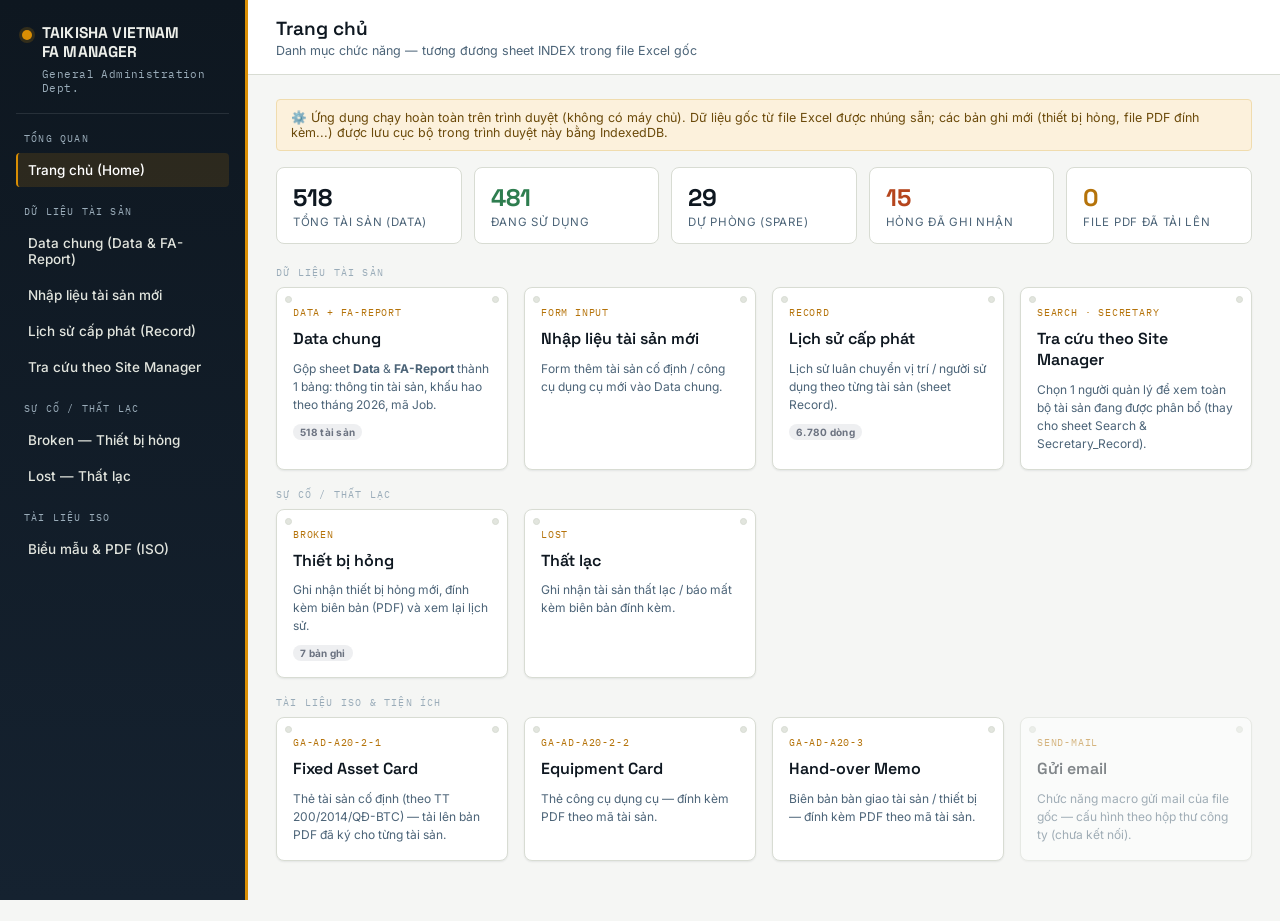
<file: index.html>
<!doctype html>
<html lang="vi">
<head>
<meta charset="utf-8">
<meta name="viewport" content="width=device-width, initial-scale=1">
<title>Trang chủ · TAIKISHA FA Manager</title>
<link rel="stylesheet" href="style.css">
</head>
<body>
<div class="app-shell" id="app-shell"></div>

<script src="master.js"></script>
<script src="broken-seed.js"></script>
<script src="record.js"></script>
<script src="common.js"></script>
<script>
renderShell("home", "Trang chủ", "Danh mục chức năng — tương đương sheet INDEX trong file Excel gốc");

async function boot() {
  const el = document.getElementById("page-content");

  const total = MASTER_DATA.length;
  const inUse = MASTER_DATA.filter(x => (x.status || "").toLowerCase() === "use").length;
  const spare = MASTER_DATA.filter(x => (x.status || "").toLowerCase() === "spare").length;
  const brokenAssets = MASTER_DATA.filter(x => (x.status || "").toLowerCase() === "broken").length;
  const brokenLog = await idbAll("brokenLog");
  const attachments = await idbAll("attachments");

  el.innerHTML = `
    <div class="note-banner">
      ⚙️ Ứng dụng chạy hoàn toàn trên trình duyệt (không có máy chủ). Dữ liệu gốc từ file Excel được nhúng sẵn;
      các bản ghi mới (thiết bị hỏng, file PDF đính kèm...) được lưu cục bộ trong trình duyệt này bằng IndexedDB.
    </div>

    <div class="stat-strip">
      <div class="stat-box"><div class="num">${total}</div><div class="lbl">Tổng tài sản (Data)</div></div>
      <div class="stat-box ok"><div class="num">${inUse}</div><div class="lbl">Đang sử dụng</div></div>
      <div class="stat-box"><div class="num">${spare}</div><div class="lbl">Dự phòng (Spare)</div></div>
      <div class="stat-box warn"><div class="num">${brokenAssets + brokenLog.length + BROKEN_SEED.length}</div><div class="lbl">Hỏng đã ghi nhận</div></div>
      <div class="stat-box accent"><div class="num">${attachments.length}</div><div class="lbl">File PDF đã tải lên</div></div>
    </div>

    <div class="nav-group-label" style="margin-left:0">DỮ LIỆU TÀI SẢN</div>
    <div class="tile-grid">
      <a class="tile" href="data.html">
        <span class="tile-code">DATA + FA-REPORT</span>
        <h3>Data chung</h3>
        <p>Gộp sheet <b>Data</b> &amp; <b>FA-Report</b> thành 1 bảng: thông tin tài sản, khấu hao theo tháng 2026, mã Job.</p>
        <span class="tag">${total} tài sản</span>
      </a>
      <a class="tile" href="data.html?new=1">
        <span class="tile-code">FORM INPUT</span>
        <h3>Nhập liệu tài sản mới</h3>
        <p>Form thêm tài sản cố định / công cụ dụng cụ mới vào Data chung.</p>
      </a>
      <a class="tile" href="record.html">
        <span class="tile-code">RECORD</span>
        <h3>Lịch sử cấp phát</h3>
        <p>Lịch sử luân chuyển vị trí / người sử dụng theo từng tài sản (sheet Record).</p>
        <span class="tag">${RECORD_DATA.length.toLocaleString("vi-VN")} dòng</span>
      </a>
      <a class="tile" href="search.html">
        <span class="tile-code">SEARCH · SECRETARY</span>
        <h3>Tra cứu theo Site Manager</h3>
        <p>Chọn 1 người quản lý để xem toàn bộ tài sản đang được phân bổ (thay cho sheet Search &amp; Secretary_Record).</p>
      </a>
    </div>

    <div class="nav-group-label" style="margin-left:0">SỰ CỐ / THẤT LẠC</div>
    <div class="tile-grid">
      <a class="tile" href="broken.html">
        <span class="tile-code">BROKEN</span>
        <h3>Thiết bị hỏng</h3>
        <p>Ghi nhận thiết bị hỏng mới, đính kèm biên bản (PDF) và xem lại lịch sử.</p>
        <span class="tag">${BROKEN_SEED.length + brokenLog.length} bản ghi</span>
      </a>
      <a class="tile" href="lost.html">
        <span class="tile-code">LOST</span>
        <h3>Thất lạc</h3>
        <p>Ghi nhận tài sản thất lạc / báo mất kèm biên bản đính kèm.</p>
      </a>
    </div>

    <div class="nav-group-label" style="margin-left:0">TÀI LIỆU ISO &amp; TIỆN ÍCH</div>
    <div class="tile-grid">
      <a class="tile" href="iso.html">
        <span class="tile-code">GA-AD-A20-2-1</span>
        <h3>Fixed Asset Card</h3>
        <p>Thẻ tài sản cố định (theo TT 200/2014/QĐ-BTC) — tải lên bản PDF đã ký cho từng tài sản.</p>
      </a>
      <a class="tile" href="iso.html">
        <span class="tile-code">GA-AD-A20-2-2</span>
        <h3>Equipment Card</h3>
        <p>Thẻ công cụ dụng cụ — đính kèm PDF theo mã tài sản.</p>
      </a>
      <a class="tile" href="iso.html">
        <span class="tile-code">GA-AD-A20-3</span>
        <h3>Hand-over Memo</h3>
        <p>Biên bản bàn giao tài sản / thiết bị — đính kèm PDF theo mã tài sản.</p>
      </a>
      <a class="tile disabled" href="#">
        <span class="tile-code">SEND-MAIL</span>
        <h3>Gửi email</h3>
        <p>Chức năng macro gửi mail của file gốc — cấu hình theo hộp thư công ty (chưa kết nối).</p>
      </a>
    </div>
  `;
}
boot();
</script>
</body>
</html>
</file>
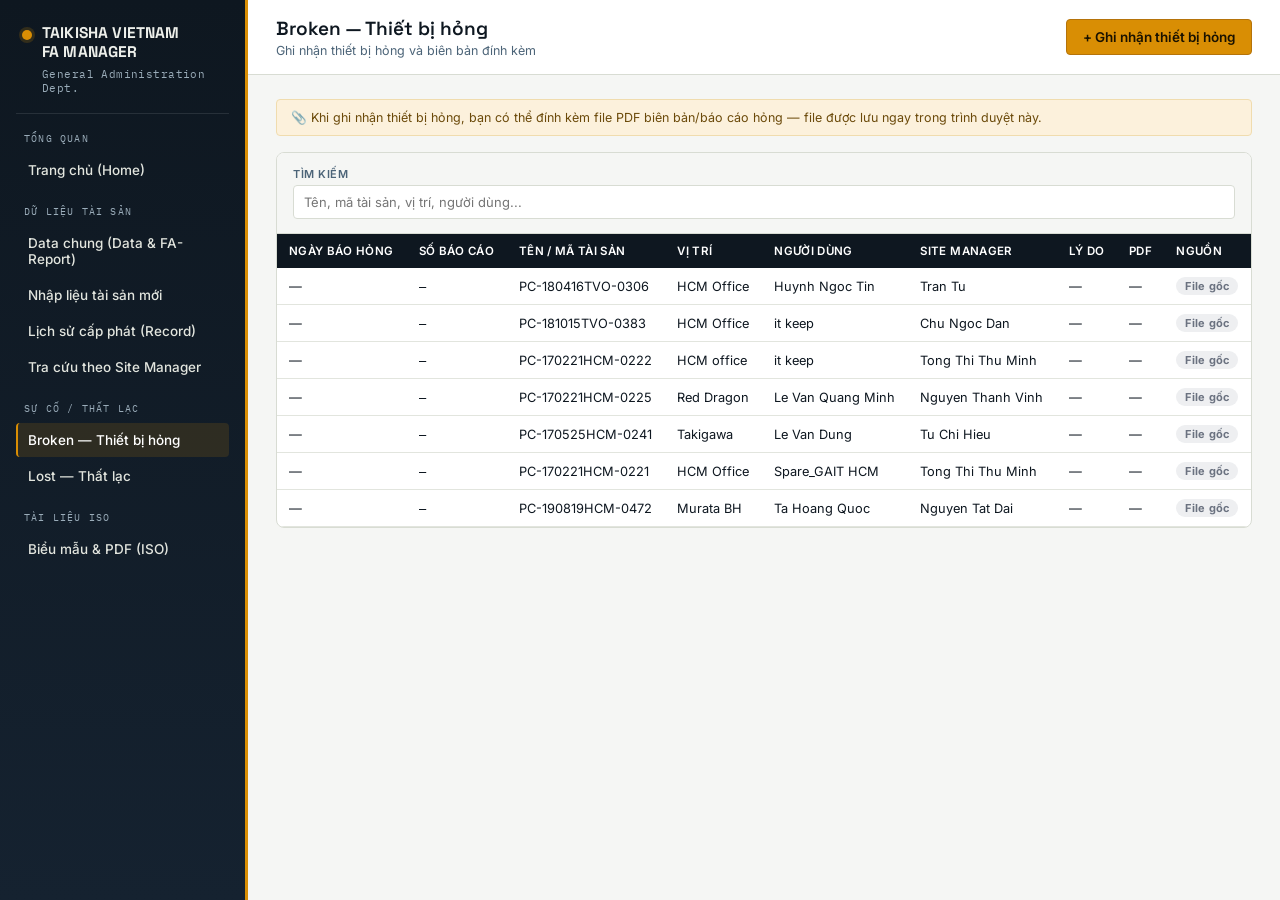
<file: broken.html>
<!doctype html>
<html lang="vi">
<head>
<meta charset="utf-8">
<meta name="viewport" content="width=device-width, initial-scale=1">
<title>Broken · TAIKISHA FA Manager</title>
<link rel="stylesheet" href="style.css">
</head>
<body>
<div class="app-shell" id="app-shell"></div>
<div class="modal-backdrop" id="broken-backdrop"><div class="modal" id="broken-modal"></div></div>

<script src="master.js"></script>
<script src="broken-seed.js"></script>
<script src="common.js"></script>
<script src="broken-page.js"></script>
</body>
</html>
</file>
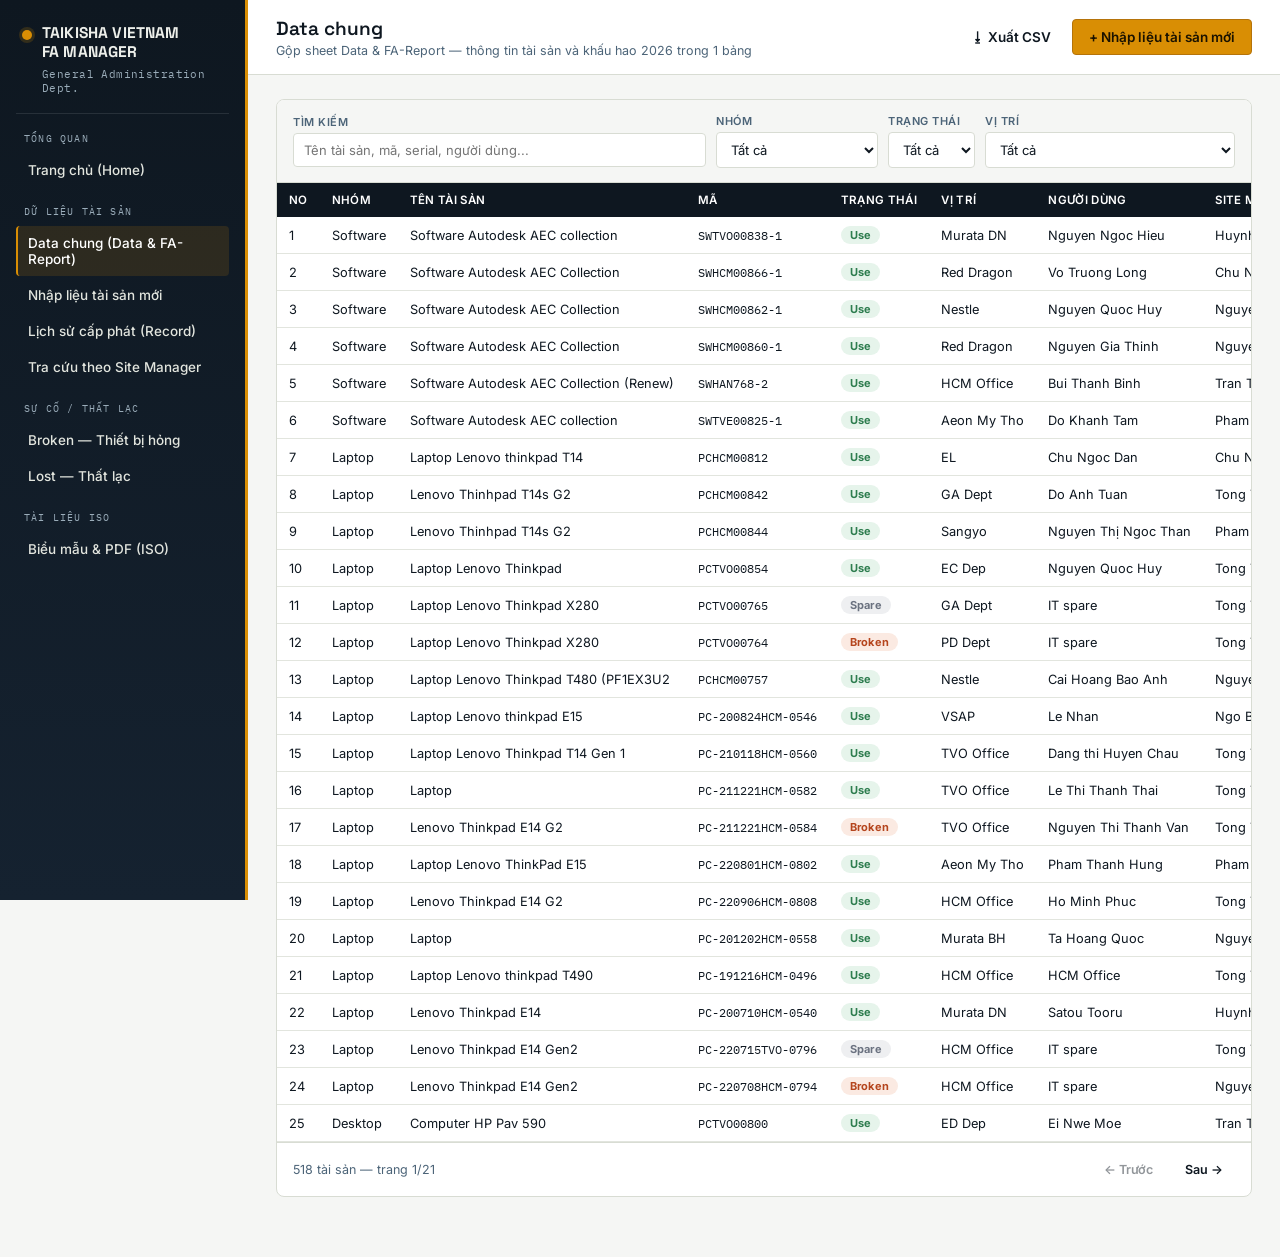
<file: data.html>
<!doctype html>
<html lang="vi">
<head>
<meta charset="utf-8">
<meta name="viewport" content="width=device-width, initial-scale=1">
<title>Data chung · TAIKISHA FA Manager</title>
<link rel="stylesheet" href="style.css">
</head>
<body>
<div class="app-shell" id="app-shell"></div>

<div class="modal-backdrop" id="detail-backdrop">
  <div class="modal" id="detail-modal"></div>
</div>
<div class="modal-backdrop" id="form-backdrop">
  <div class="modal" id="form-modal"></div>
</div>

<script src="master.js"></script>
<script src="common.js"></script>
<script src="data.js"></script>
</body>
</html>
</file>
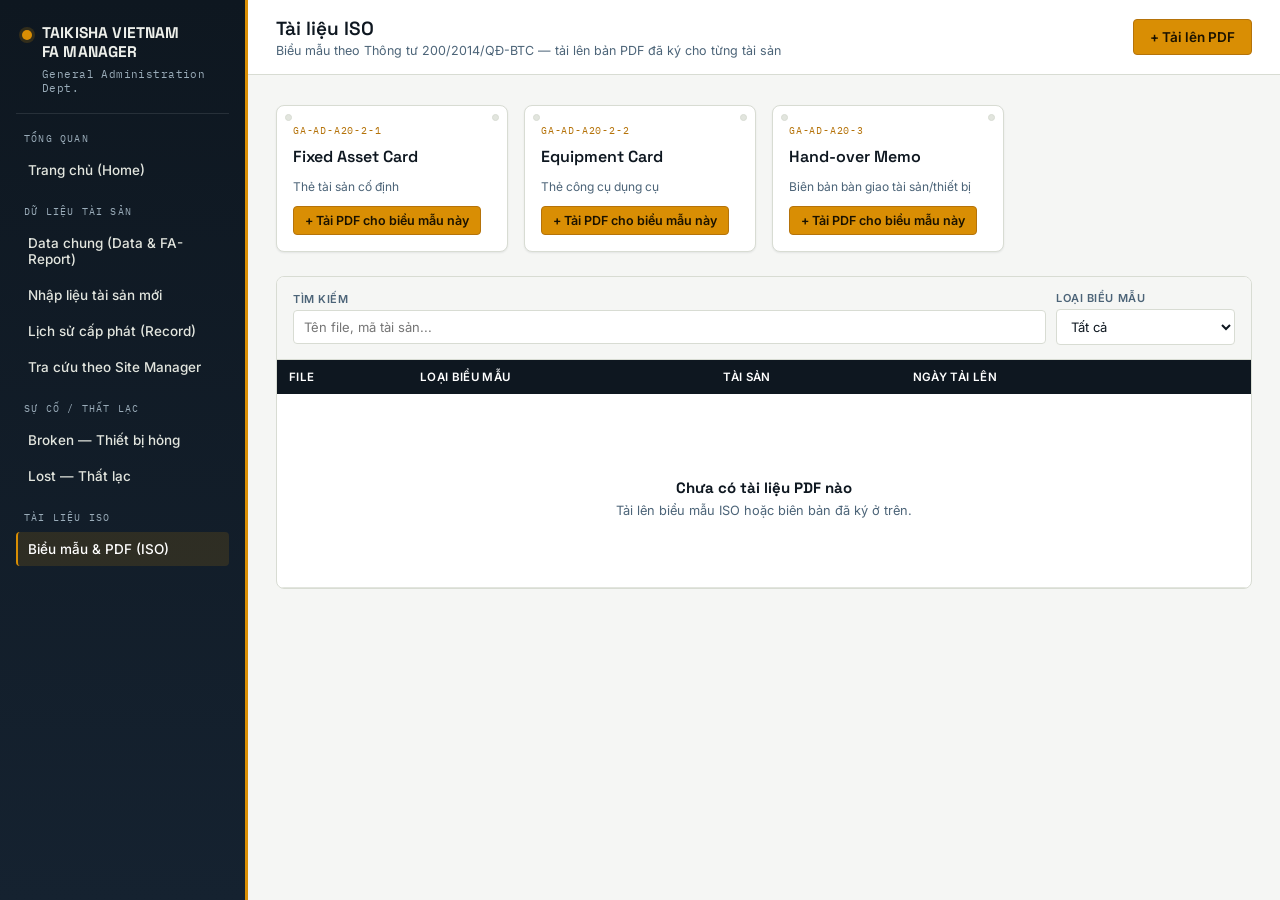
<file: iso.html>
<!doctype html>
<html lang="vi">
<head>
<meta charset="utf-8">
<meta name="viewport" content="width=device-width, initial-scale=1">
<title>Tài liệu ISO · TAIKISHA FA Manager</title>
<link rel="stylesheet" href="style.css">
</head>
<body>
<div class="app-shell" id="app-shell"></div>
<div class="modal-backdrop" id="upload-backdrop"><div class="modal" id="upload-modal"></div></div>

<script src="master.js"></script>
<script src="common.js"></script>
<script>
renderShell("iso", "Tài liệu ISO", "Biểu mẫu theo Thông tư 200/2014/QĐ-BTC — tải lên bản PDF đã ký cho từng tài sản");

const ISO_FORMS = [
  { code: "GA-AD-A20-2-1", name: "Fixed Asset Card", vi: "Thẻ tài sản cố định" },
  { code: "GA-AD-A20-2-2", name: "Equipment Card", vi: "Thẻ công cụ dụng cụ" },
  { code: "GA-AD-A20-3", name: "Hand-over Memo", vi: "Biên bản bàn giao tài sản/thiết bị" },
];

async function boot() {
  document.getElementById("topbar-actions").innerHTML = `<button class="btn btn-primary" id="btn-upload">+ Tải lên PDF</button>`;
  document.getElementById("btn-upload").onclick = () => openUploadForm();

  render();
  await renderLibrary();

  const params = new URLSearchParams(location.search);
  if (params.get("code")) openUploadForm(params.get("code"), params.get("form") || "");
}

function render() {
  document.getElementById("page-content").innerHTML = `
    <div class="tile-grid" style="margin-bottom:24px">
      ${ISO_FORMS.map(f => `
        <div class="tile">
          <span class="tile-code">${f.code}</span>
          <h3>${f.name}</h3>
          <p>${f.vi}</p>
          <button class="btn btn-sm btn-primary" style="align-self:flex-start" onclick="openUploadForm('', '${f.code}')">+ Tải PDF cho biểu mẫu này</button>
        </div>
      `).join("")}
    </div>

    <div class="panel">
      <div class="toolbar">
        <div class="field grow"><label>Tìm kiếm</label><input type="search" id="f-q" placeholder="Tên file, mã tài sản..."></div>
        <div class="field">
          <label>Loại biểu mẫu</label>
          <select id="f-type">
            <option value="">Tất cả</option>
            ${ISO_FORMS.map(f => `<option value="${f.code}">${f.code}</option>`).join("")}
            <option value="Tài liệu chung">Tài liệu chung</option>
            <option value="Biên bản thiết bị hỏng">Biên bản thiết bị hỏng</option>
            <option value="Biên bản thất lạc">Biên bản thất lạc</option>
          </select>
        </div>
      </div>
      <div class="table-wrap">
        <table>
          <thead><tr><th>File</th><th>Loại biểu mẫu</th><th>Tài sản</th><th>Ngày tải lên</th><th></th></tr></thead>
          <tbody id="tbody"></tbody>
        </table>
      </div>
    </div>
  `;
  document.getElementById("f-q").addEventListener("input", renderLibrary);
  document.getElementById("f-type").addEventListener("change", renderLibrary);
}

async function renderLibrary() {
  const q = (document.getElementById("f-q")?.value || "").trim().toLowerCase();
  const type = document.getElementById("f-type")?.value || "";
  const all = await idbAll("attachments");
  const rows = all.filter(it => {
    if (type && it.formType !== type) return false;
    if (q && !([it.fileName, it.assetCode, it.assetName].join(" ").toLowerCase().includes(q))) return false;
    return true;
  }).sort((a, b) => (b.uploadedAt || "").localeCompare(a.uploadedAt || ""));

  const tbody = document.getElementById("tbody");
  if (!tbody) return;
  if (!rows.length) {
    tbody.innerHTML = `<tr><td colspan="5"><div class="empty-state"><h3>Chưa có tài liệu PDF nào</h3>Tải lên biểu mẫu ISO hoặc biên bản đã ký ở trên.</div></td></tr>`;
    return;
  }
  tbody.innerHTML = rows.map(it => `
    <tr>
      <td>📄 ${esc(it.fileName)}</td>
      <td>${esc(it.formType) || "—"}</td>
      <td>${esc(it.assetName) || "—"} ${it.assetCode ? `<span class="mono" style="color:var(--steel-500);font-size:11px">(${esc(it.assetCode)})</span>` : ""}</td>
      <td>${new Date(it.uploadedAt).toLocaleString("vi-VN")}</td>
      <td style="text-align:right">
        <button class="btn btn-sm btn-ghost" data-view="${it.id}">Xem</button>
        <button class="btn btn-sm btn-ghost" data-del="${it.id}">Xóa</button>
      </td>
    </tr>
  `).join("");
  tbody.querySelectorAll("button[data-view]").forEach(b => b.onclick = () => {
    const it = rows.find(x => x.id === b.dataset.view);
    window.open(it.dataUrl, "_blank");
  });
  tbody.querySelectorAll("button[data-del]").forEach(b => b.onclick = async () => {
    await idbDelete("attachments", b.dataset.del);
    toast("Đã xóa tài liệu");
    renderLibrary();
  });
}

function openUploadForm(prefCode, prefForm) {
  const backdrop = document.getElementById("upload-backdrop");
  const modal = document.getElementById("upload-modal");
  const assetOptions = MASTER_DATA.map(a => `<option value="${esc(a.code)}" ${a.code === prefCode ? "selected" : ""}>${esc(a.name)} — ${esc(a.code)}</option>`).join("");
  const formOptions = ISO_FORMS.map(f => `<option value="${f.code}" ${f.code === prefForm ? "selected" : ""}>${f.code} · ${f.name}</option>`)
    .concat([`<option value="Tài liệu chung" ${prefForm === "Tài liệu chung" ? "selected" : ""}>Tài liệu chung khác</option>`]).join("");

  modal.innerHTML = `
    <div class="modal-head"><h3>Tải lên tài liệu PDF</h3><button class="close" id="close-upload">✕</button></div>
    <div class="modal-body">
      <form id="upload-form">
        <div class="form-grid">
          <div class="field full"><label>Loại biểu mẫu</label><select name="formType">${formOptions}</select></div>
          <div class="field full">
            <label>Gắn với tài sản (tùy chọn)</label>
            <select name="code"><option value="">— Không gắn với tài sản cụ thể —</option>${assetOptions}</select>
          </div>
          <div class="field full">
            <label>Chọn file PDF *</label>
            <input type="file" name="pdf" accept="application/pdf" required>
          </div>
        </div>
        <div class="form-actions">
          <button type="button" class="btn" id="cancel-upload">Hủy</button>
          <button type="submit" class="btn btn-primary">Tải lên</button>
        </div>
      </form>
    </div>
  `;
  document.getElementById("close-upload").onclick = () => backdrop.classList.remove("open");
  document.getElementById("cancel-upload").onclick = () => backdrop.classList.remove("open");
  document.getElementById("upload-form").onsubmit = async (e) => {
    e.preventDefault();
    const fd = new FormData(e.target);
    const file = fd.get("pdf");
    if (!file || file.size === 0) { toast("Vui lòng chọn file PDF.", true); return; }
    if (file.type !== "application/pdf") { toast("Chỉ chấp nhận file PDF.", true); return; }
    const code = fd.get("code");
    const asset = MASTER_DATA.find(a => a.code === code);
    const dataUrl = await fileToDataUrl(file);
    await idbPut("attachments", {
      id: uid(), assetCode: code || "", assetName: asset ? asset.name : "",
      formType: fd.get("formType"), fileName: file.name, mimeType: file.type,
      dataUrl, uploadedAt: new Date().toISOString(),
    });
    toast("Đã tải lên " + file.name);
    backdrop.classList.remove("open");
    renderLibrary();
  };
  backdrop.classList.add("open");
}

document.getElementById("upload-backdrop").addEventListener("click", (e) => {
  if (e.target.id === "upload-backdrop") e.currentTarget.classList.remove("open");
});

boot();
</script>
</body>
</html>
</file>
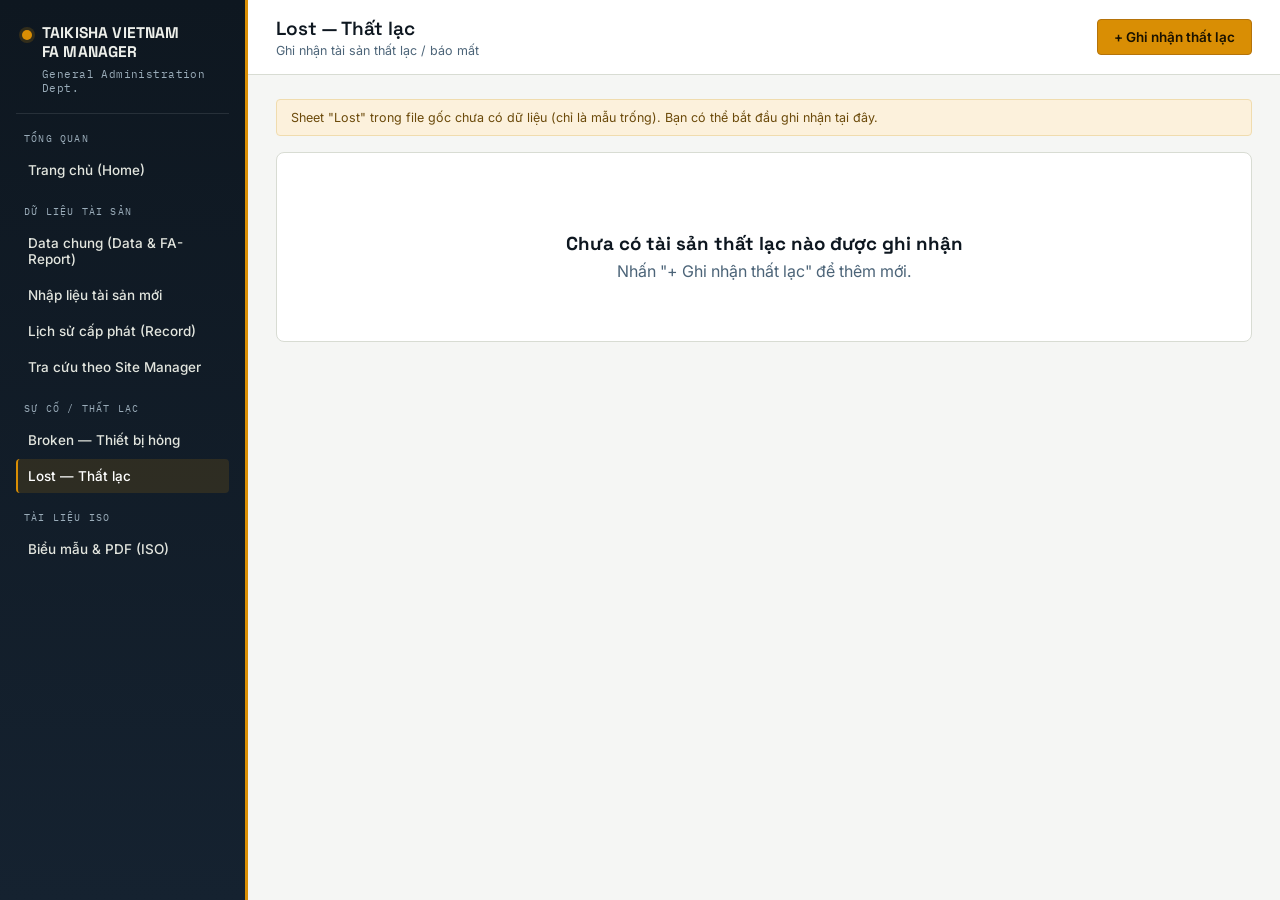
<file: lost.html>
<!doctype html>
<html lang="vi">
<head>
<meta charset="utf-8">
<meta name="viewport" content="width=device-width, initial-scale=1">
<title>Lost · TAIKISHA FA Manager</title>
<link rel="stylesheet" href="style.css">
</head>
<body>
<div class="app-shell" id="app-shell"></div>
<div class="modal-backdrop" id="lost-backdrop"><div class="modal" id="lost-modal"></div></div>

<script src="master.js"></script>
<script src="lost-seed.js"></script>
<script src="common.js"></script>
<script src="lost-page.js"></script>
</body>
</html>
</file>
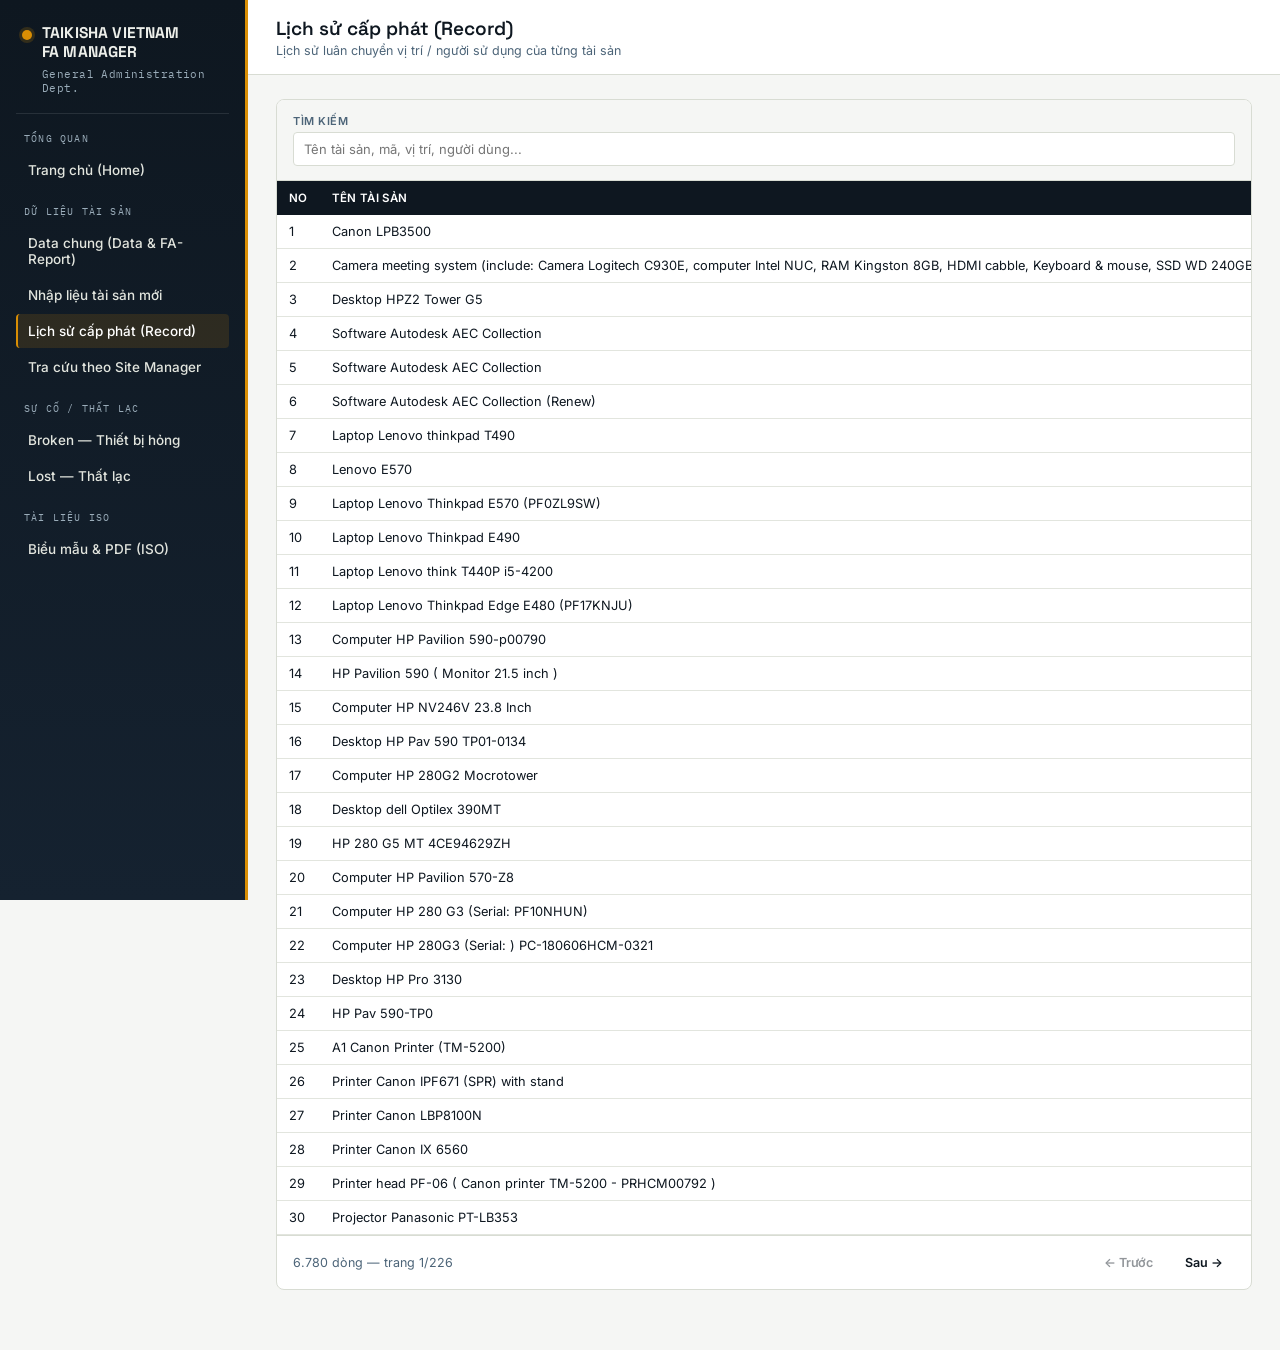
<file: record.html>
<!doctype html>
<html lang="vi">
<head>
<meta charset="utf-8">
<meta name="viewport" content="width=device-width, initial-scale=1">
<title>Record · TAIKISHA FA Manager</title>
<link rel="stylesheet" href="style.css">
</head>
<body>
<div class="app-shell" id="app-shell"></div>
<script src="record.js"></script>
<script src="common.js"></script>
<script>
renderShell("record", "Lịch sử cấp phát (Record)", "Lịch sử luân chuyển vị trí / người sử dụng của từng tài sản");

let filtered = RECORD_DATA;
let page = 1;
const SIZE = 30;

function renderContent() {
  document.getElementById("page-content").innerHTML = `
    <div class="panel">
      <div class="toolbar">
        <div class="field grow">
          <label>Tìm kiếm</label>
          <input type="search" id="f-q" placeholder="Tên tài sản, mã, vị trí, người dùng...">
        </div>
      </div>
      <div class="table-wrap">
        <table>
          <thead><tr><th>No</th><th>Tên tài sản</th><th>Mã</th><th>Từ ngày</th><th>Đến ngày</th><th>Vị trí</th><th>Người dùng</th><th>Site Manager</th><th>Job</th></tr></thead>
          <tbody id="tbody"></tbody>
        </table>
      </div>
      <div class="pagination" id="pagination"></div>
    </div>
  `;
  document.getElementById("f-q").addEventListener("input", (e) => { filterRows(e.target.value); page = 1; renderTable(); });
  renderTable();
}

function filterRows(q) {
  q = (q || "").trim().toLowerCase();
  filtered = !q ? RECORD_DATA : RECORD_DATA.filter(r => [r.name, r.code, r.location, r.user, r.siteManager].join(" ").toLowerCase().includes(q));
}

function renderTable() {
  const start = (page - 1) * SIZE;
  const rows = filtered.slice(start, start + SIZE);
  document.getElementById("tbody").innerHTML = rows.length ? rows.map(r => `
    <tr>
      <td>${esc(r.no ?? "")}</td>
      <td>${esc(r.name)}</td>
      <td class="mono">${esc(r.code) || "—"}</td>
      <td>${fmtDate(r.fromDate)}</td>
      <td>${fmtDate(r.toDate)}</td>
      <td>${esc(r.location) || "—"}</td>
      <td>${esc(r.user) || "—"}</td>
      <td>${esc(r.siteManager) || "—"}</td>
      <td class="mono">${esc(r.job) || "—"}</td>
    </tr>
  `).join("") : `<tr><td colspan="9"><div class="empty-state"><h3>Không có kết quả</h3></div></td></tr>`;

  const totalPages = Math.max(1, Math.ceil(filtered.length / SIZE));
  document.getElementById("pagination").innerHTML = `
    <span>${filtered.length.toLocaleString("vi-VN")} dòng — trang ${page}/${totalPages}</span>
    <span style="flex:1"></span>
    <button class="btn btn-sm btn-ghost" id="pg-prev" ${page <= 1 ? "disabled" : ""}>← Trước</button>
    <button class="btn btn-sm btn-ghost" id="pg-next" ${page >= totalPages ? "disabled" : ""}>Sau →</button>
  `;
  document.getElementById("pg-prev").onclick = () => { page--; renderTable(); };
  document.getElementById("pg-next").onclick = () => { page++; renderTable(); };
}

renderContent();
</script>
</body>
</html>
</file>
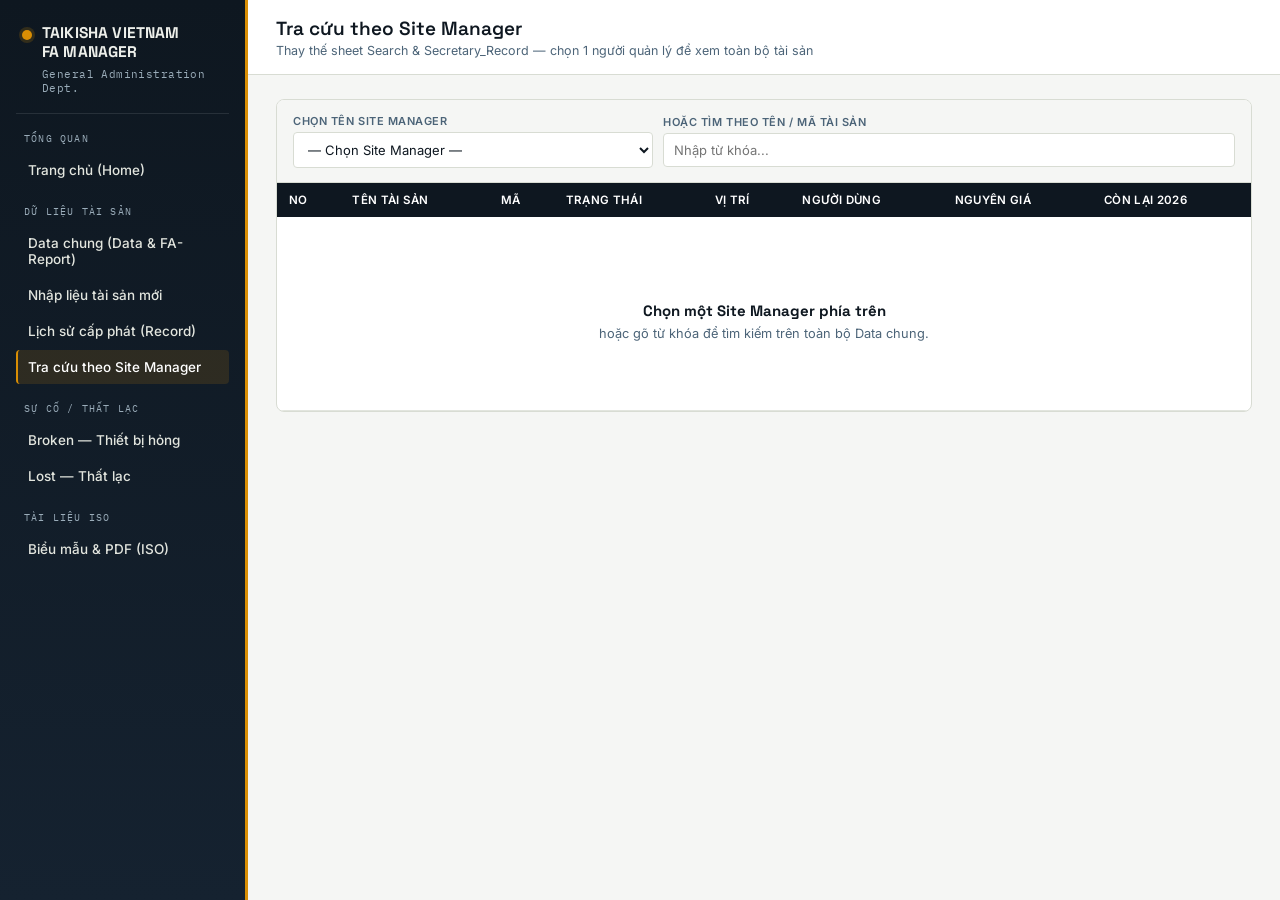
<file: search.html>
<!doctype html>
<html lang="vi">
<head>
<meta charset="utf-8">
<meta name="viewport" content="width=device-width, initial-scale=1">
<title>Tra cứu theo Site Manager · TAIKISHA FA Manager</title>
<link rel="stylesheet" href="style.css">
</head>
<body>
<div class="app-shell" id="app-shell"></div>
<script src="master.js"></script>
<script src="common.js"></script>
<script>
renderShell("search", "Tra cứu theo Site Manager", "Thay thế sheet Search &amp; Secretary_Record — chọn 1 người quản lý để xem toàn bộ tài sản");

function renderContent() {
  const managers = [...new Set(MASTER_DATA.map(a => (a.siteManager || "").trim()).filter(Boolean))].sort((a,b)=>a.localeCompare(b,"vi"));

  document.getElementById("page-content").innerHTML = `
    <div class="panel">
      <div class="toolbar">
        <div class="field grow" style="max-width:360px">
          <label>Chọn tên Site Manager</label>
          <select id="f-manager">
            <option value="">— Chọn Site Manager —</option>
            ${managers.map(m => `<option>${esc(m)}</option>`).join("")}
          </select>
        </div>
        <div class="field grow">
          <label>Hoặc tìm theo tên / mã tài sản</label>
          <input type="search" id="f-q" placeholder="Nhập từ khóa...">
        </div>
      </div>
      <div class="table-wrap">
        <table>
          <thead><tr><th>No</th><th>Tên tài sản</th><th>Mã</th><th>Trạng thái</th><th>Vị trí</th><th>Người dùng</th><th>Nguyên giá</th><th>Còn lại 2026</th></tr></thead>
          <tbody id="tbody"><tr><td colspan="8"><div class="empty-state"><h3>Chọn một Site Manager phía trên</h3>hoặc gõ từ khóa để tìm kiếm trên toàn bộ Data chung.</div></td></tr></tbody>
        </table>
      </div>
    </div>
  `;

  document.getElementById("f-manager").addEventListener("change", refresh);
  document.getElementById("f-q").addEventListener("input", refresh);
}

function refresh() {
  const mgr = document.getElementById("f-manager").value;
  const q = document.getElementById("f-q").value.trim().toLowerCase();
  if (!mgr && !q) {
    document.getElementById("tbody").innerHTML = `<tr><td colspan="8"><div class="empty-state"><h3>Chọn một Site Manager phía trên</h3>hoặc gõ từ khóa để tìm kiếm trên toàn bộ Data chung.</div></td></tr>`;
    return;
  }
  const rows = MASTER_DATA.filter(a => {
    if (mgr && (a.siteManager || "").trim() !== mgr) return false;
    if (q && !([a.name, a.code, a.serial].join(" ").toLowerCase().includes(q))) return false;
    return true;
  });
  document.getElementById("tbody").innerHTML = rows.length ? rows.map(a => `
    <tr onclick="location.href='data.html?code=${encodeURIComponent(a.code)}'">
      <td>${esc(a.no ?? "")}</td><td>${esc(a.name)}</td><td class="mono">${esc(a.code)}</td>
      <td>${statusBadge(a.status)}</td><td>${esc(a.location) || "—"}</td><td>${esc(a.user) || "—"}</td>
      <td class="num-cell">${fmtMoney(a.totalPrice)}</td><td class="num-cell">${fmtMoney(a.remaining)}</td>
    </tr>
  `).join("") : `<tr><td colspan="8"><div class="empty-state"><h3>Không tìm thấy tài sản</h3></div></td></tr>`;
}

renderContent();
</script>
</body>
</html>
</file>
<file: style.css>
/* ==========================================================================
   TAIKISHA FA MANAGER — design tokens & shared layout
   Industrial asset-tag aesthetic: dark nameplate sidebar, amber signal accent,
   monospace for codes/serials (this data is literally engraved-tag data).
   ========================================================================== */

@import url('https://fonts.googleapis.com/css2?family=Space+Grotesk:wght@500;600;700&family=Inter:wght@400;500;600;700&family=IBM+Plex+Mono:wght@500;600&display=swap');

:root{
  --ink-900:#0E1720;
  --ink-800:#152230;
  --ink-700:#1E3040;
  --steel-500:#4C6478;
  --steel-300:#9AACB9;
  --paper-50:#F5F6F4;
  --paper-100:#EDEFEA;
  --paper-200:#E2E5DE;
  --line:#D8DCD3;
  --amber-500:#D98E04;
  --amber-600:#B5730A;
  --amber-050:#FCF1DC;
  --ok-600:#2E7D4F;
  --ok-050:#E6F4EB;
  --warn-600:#B5451D;
  --warn-050:#FBEAE2;
  --spare-600:#6B7280;
  --spare-050:#EEEFF1;
  --radius-s:4px;
  --radius-m:8px;
  --shadow-1:0 1px 2px rgba(14,23,32,.08);
  --shadow-2:0 8px 24px rgba(14,23,32,.14);
  --font-display:'Space Grotesk',sans-serif;
  --font-body:'Inter',sans-serif;
  --font-mono:'IBM Plex Mono',monospace;
}

*{box-sizing:border-box}
html,body{margin:0;padding:0}
body{
  font-family:var(--font-body);
  background:var(--paper-50);
  color:var(--ink-900);
  -webkit-font-smoothing:antialiased;
}
a{color:inherit}
img{max-width:100%}
button{font-family:inherit}

::selection{background:var(--amber-050);color:var(--ink-900)}

/* ---------- App shell ---------- */
.app-shell{
  display:grid;
  grid-template-columns:248px 1fr;
  min-height:100vh;
}

.sidebar{
  background:linear-gradient(180deg,var(--ink-900) 0%, var(--ink-800) 100%);
  color:var(--paper-100);
  padding:22px 16px 20px;
  position:sticky;
  top:0;
  height:100vh;
  overflow-y:auto;
  border-right:3px solid var(--amber-500);
}
.brand{
  display:flex;
  align-items:flex-start;
  gap:10px;
  padding:2px 6px 18px;
  border-bottom:1px solid rgba(255,255,255,.1);
  margin-bottom:14px;
}
.brand .rivet{
  width:10px;height:10px;border-radius:50%;
  background:var(--amber-500);
  margin-top:6px;
  box-shadow:0 0 0 3px rgba(217,142,4,.18);
  flex:none;
}
.brand h1{
  font-family:var(--font-display);
  font-size:15.5px;
  line-height:1.25;
  margin:0;
  font-weight:700;
  letter-spacing:.01em;
}
.brand span{
  display:block;
  font-family:var(--font-mono);
  font-size:10.5px;
  color:var(--steel-300);
  margin-top:4px;
  letter-spacing:.04em;
}

.nav-group-label{
  font-family:var(--font-mono);
  font-size:10px;
  letter-spacing:.12em;
  text-transform:uppercase;
  color:var(--steel-300);
  margin:18px 8px 8px;
}
.nav-list{list-style:none;margin:0;padding:0;display:flex;flex-direction:column;gap:2px}
.nav-list a{
  display:flex;
  align-items:center;
  gap:10px;
  padding:9px 10px;
  border-radius:var(--radius-s);
  text-decoration:none;
  color:var(--paper-200);
  font-size:13.5px;
  font-weight:500;
  border-left:2px solid transparent;
}
.nav-list a:hover{background:rgba(255,255,255,.06)}
.nav-list a.active{
  background:rgba(217,142,4,.14);
  border-left:2px solid var(--amber-500);
  color:#fff;
}
.nav-list .ico{
  width:16px;height:16px;flex:none;opacity:.85;
}

.main{min-width:0}
.topbar{
  background:#fff;
  border-bottom:1px solid var(--line);
  padding:16px 28px;
  display:flex;
  align-items:center;
  justify-content:space-between;
  gap:16px;
  position:sticky;
  top:0;
  z-index:5;
}
.topbar h2{
  font-family:var(--font-display);
  font-size:19px;
  margin:0;
  font-weight:600;
}
.topbar .sub{
  font-size:12.5px;
  color:var(--steel-500);
  margin-top:2px;
}
.content{padding:24px 28px 60px}

/* ---------- Buttons ---------- */
.btn{
  display:inline-flex;align-items:center;gap:8px;
  padding:9px 16px;
  border-radius:var(--radius-s);
  border:1px solid var(--line);
  background:#fff;
  font-size:13.5px;
  font-weight:600;
  cursor:pointer;
  color:var(--ink-900);
  transition:filter .12s ease, transform .06s ease;
  white-space:nowrap;
}
.btn:hover{filter:brightness(.97)}
.btn:active{transform:translateY(1px)}
.btn-primary{background:var(--amber-500);border-color:var(--amber-600);color:#1a1200}
.btn-primary:hover{filter:brightness(1.04)}
.btn-dark{background:var(--ink-900);border-color:var(--ink-900);color:#fff}
.btn-ghost{background:transparent;border-color:transparent}
.btn-danger{background:var(--warn-050);border-color:#EBC2AE;color:var(--warn-600)}
.btn-sm{padding:6px 11px;font-size:12.5px}
.btn[disabled]{opacity:.45;cursor:not-allowed}

/* ---------- Cards / index tiles ---------- */
.tile-grid{
  display:grid;
  grid-template-columns:repeat(auto-fill,minmax(230px,1fr));
  gap:16px;
  margin-top:6px;
}
.tile{
  position:relative;
  background:#fff;
  border:1px solid var(--line);
  border-radius:var(--radius-m);
  padding:18px 16px 16px;
  text-decoration:none;
  color:var(--ink-900);
  display:flex;
  flex-direction:column;
  gap:10px;
  min-height:132px;
  box-shadow:var(--shadow-1);
  transition:transform .12s ease, box-shadow .12s ease, border-color .12s ease;
}
.tile:hover{transform:translateY(-2px);box-shadow:var(--shadow-2);border-color:var(--amber-500)}
.tile::before,.tile::after{
  content:"";position:absolute;top:8px;width:5px;height:5px;border-radius:50%;
  background:var(--paper-200);border:1px solid var(--line);
}
.tile::before{left:8px}
.tile::after{right:8px}
.tile .tile-code{
  font-family:var(--font-mono);
  font-size:10px;
  letter-spacing:.08em;
  color:var(--amber-600);
  text-transform:uppercase;
}
.tile h3{
  font-family:var(--font-display);
  font-size:16px;
  margin:0;
  font-weight:600;
  line-height:1.3;
}
.tile p{font-size:12px;color:var(--steel-500);margin:0;line-height:1.5}
.tile.disabled{opacity:.5;pointer-events:none}
.tile .tag{
  align-self:flex-start;
  font-size:10px;
  font-weight:700;
  padding:2px 7px;
  border-radius:20px;
  background:var(--spare-050);
  color:var(--spare-600);
  letter-spacing:.03em;
}

/* ---------- Stat strip ---------- */
.stat-strip{display:grid;grid-template-columns:repeat(auto-fit,minmax(160px,1fr));gap:12px;margin-bottom:22px}
.stat-box{background:#fff;border:1px solid var(--line);border-radius:var(--radius-m);padding:14px 16px}
.stat-box .num{font-family:var(--font-display);font-size:24px;font-weight:700}
.stat-box .lbl{font-size:11.5px;color:var(--steel-500);text-transform:uppercase;letter-spacing:.06em;margin-top:2px}
.stat-box.accent .num{color:var(--amber-600)}
.stat-box.ok .num{color:var(--ok-600)}
.stat-box.warn .num{color:var(--warn-600)}

/* ---------- Panels / toolbars ---------- */
.panel{background:#fff;border:1px solid var(--line);border-radius:var(--radius-m);overflow:hidden}
.toolbar{
  display:flex;flex-wrap:wrap;gap:10px;align-items:center;
  padding:14px 16px;border-bottom:1px solid var(--line);background:var(--paper-50);
}
.toolbar .grow{flex:1;min-width:180px}
.field{display:flex;flex-direction:column;gap:4px}
.field label{font-size:11px;color:var(--steel-500);text-transform:uppercase;letter-spacing:.05em;font-weight:600}
input[type=text],input[type=search],input[type=date],input[type=number],input[type=file],select,textarea{
  font-family:inherit;font-size:13px;padding:8px 10px;border:1px solid var(--line);
  border-radius:var(--radius-s);background:#fff;color:var(--ink-900);width:100%;
}
input:focus,select:focus,textarea:focus,button:focus-visible,a:focus-visible{
  outline:2px solid var(--amber-500);outline-offset:1px;
}
textarea{resize:vertical}

/* ---------- Table ---------- */
.table-wrap{overflow:auto;max-width:100%}
table{border-collapse:collapse;width:100%;font-size:12.8px}
thead th{
  position:sticky;top:0;background:var(--ink-900);color:#fff;text-align:left;
  padding:10px 12px;font-weight:600;white-space:nowrap;font-size:11.5px;
  letter-spacing:.03em;text-transform:uppercase;cursor:pointer;
}
thead th:hover{background:var(--ink-700)}
thead th .arrow{opacity:.6;font-size:10px;margin-left:3px}
tbody td{padding:9px 12px;border-bottom:1px solid var(--paper-200);white-space:nowrap}
tbody tr:hover{background:var(--amber-050)}
tbody tr{cursor:pointer}
.mono{font-family:var(--font-mono);font-size:12px}
.num-cell{text-align:right;font-variant-numeric:tabular-nums}

.badge{display:inline-block;padding:2px 9px;border-radius:20px;font-size:11px;font-weight:700;letter-spacing:.02em}
.badge-use{background:var(--ok-050);color:var(--ok-600)}
.badge-spare{background:var(--spare-050);color:var(--spare-600)}
.badge-broken{background:var(--warn-050);color:var(--warn-600)}

.pagination{display:flex;align-items:center;gap:8px;padding:12px 16px;border-top:1px solid var(--line);font-size:12.5px;color:var(--steel-500)}

.empty-state{padding:60px 20px;text-align:center;color:var(--steel-500)}
.empty-state h3{font-family:var(--font-display);color:var(--ink-900);margin-bottom:6px}

/* ---------- Modal ---------- */
.modal-backdrop{
  position:fixed;inset:0;background:rgba(14,23,32,.55);display:none;
  align-items:center;justify-content:center;z-index:50;padding:24px;
}
.modal-backdrop.open{display:flex}
.modal{
  background:#fff;border-radius:var(--radius-m);width:min(760px,100%);max-height:88vh;
  overflow:auto;box-shadow:var(--shadow-2);
}
.modal-head{
  display:flex;align-items:flex-start;justify-content:space-between;gap:12px;
  padding:18px 22px;border-bottom:1px solid var(--line);position:sticky;top:0;background:#fff;
}
.modal-head h3{font-family:var(--font-display);margin:0;font-size:18px}
.modal-head .close{background:none;border:none;font-size:20px;cursor:pointer;color:var(--steel-500);line-height:1}
.modal-body{padding:20px 22px}
.detail-grid{display:grid;grid-template-columns:repeat(2,1fr);gap:14px 20px;margin-bottom:18px}
.detail-grid .full{grid-column:1/-1}
.detail-item .k{font-size:10.5px;text-transform:uppercase;letter-spacing:.05em;color:var(--steel-500);margin-bottom:3px}
.detail-item .v{font-size:13.5px;font-weight:600}
.section-title{
  font-family:var(--font-display);font-size:13px;font-weight:700;
  text-transform:uppercase;letter-spacing:.04em;color:var(--ink-800);
  margin:22px 0 10px;padding-top:16px;border-top:1px solid var(--paper-200);
  display:flex;align-items:center;justify-content:space-between;
}

.form-grid{display:grid;grid-template-columns:repeat(2,1fr);gap:14px}
.form-grid .full{grid-column:1/-1}
.form-actions{display:flex;justify-content:flex-end;gap:10px;margin-top:20px;padding-top:16px;border-top:1px solid var(--line)}

.attach-list{display:flex;flex-direction:column;gap:8px}
.attach-item{
  display:flex;align-items:center;gap:10px;padding:9px 11px;border:1px solid var(--line);
  border-radius:var(--radius-s);background:var(--paper-50);
}
.attach-item .file-ico{
  width:30px;height:30px;border-radius:6px;background:var(--warn-050);color:var(--warn-600);
  display:flex;align-items:center;justify-content:center;font-size:11px;font-weight:800;flex:none;
}
.attach-item .meta{flex:1;min-width:0}
.attach-item .meta .name{font-size:12.8px;font-weight:600;overflow:hidden;text-overflow:ellipsis;white-space:nowrap}
.attach-item .meta .sub{font-size:11px;color:var(--steel-500)}

.upload-drop{
  border:1.5px dashed var(--line);border-radius:var(--radius-m);padding:22px;text-align:center;
  background:var(--paper-50);cursor:pointer;
}
.upload-drop:hover{border-color:var(--amber-500);background:var(--amber-050)}
.upload-drop .big{font-size:13.5px;font-weight:600}
.upload-drop .small{font-size:11.5px;color:var(--steel-500);margin-top:4px}

.toast-wrap{position:fixed;bottom:20px;right:20px;display:flex;flex-direction:column;gap:8px;z-index:80}
.toast{
  background:var(--ink-900);color:#fff;padding:11px 16px;border-radius:var(--radius-s);
  font-size:13px;box-shadow:var(--shadow-2);border-left:3px solid var(--amber-500);
  max-width:320px;
}
.toast.err{border-left-color:var(--warn-600)}

.note-banner{
  background:var(--amber-050);border:1px solid #F0DCAE;color:#6B4A0A;border-radius:var(--radius-s);
  padding:10px 14px;font-size:12.5px;margin-bottom:16px;display:flex;gap:8px;align-items:flex-start;
}

@media (max-width:880px){
  .app-shell{grid-template-columns:1fr}
  .sidebar{position:relative;height:auto;top:auto}
  .detail-grid,.form-grid{grid-template-columns:1fr}
}
</file>
